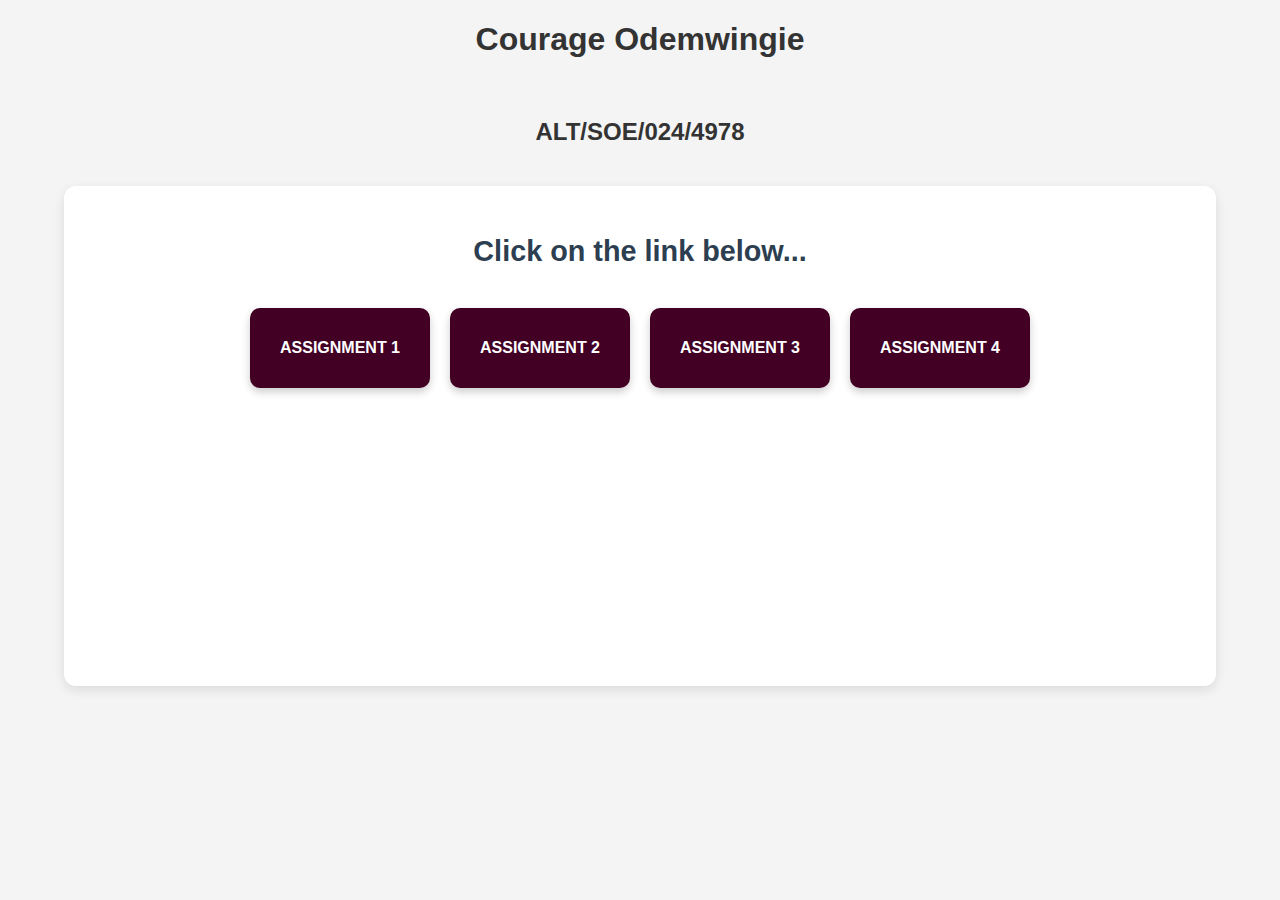
<file: index.html>
<!DOCTYPE html>
<html lang="en">
<head>
    <meta charset="UTF-8">
    <meta name="viewport" content="width=device-width, initial-scale=1.0">
    <title>My Altschool Assignment</title>
    <style>


body {
    font-family: 'Inter', sans-serif;
    text-align: center;
    background: #f4f4f4;
    color: #333;
    margin: 0;
    padding: 0;
}

* {
  
    box-sizing: border-box;
}
.bg-ctn {
    max-width: 90%;
    height: 500px;
    margin: 40px auto;
    padding: 20px;
    background: white;
    border-radius: 12px;
    box-shadow: 0px 4px 12px rgba(0, 0, 0, 0.1);
}


.track-header {
    font-size: 1.8rem;
    color: #2C3E50;
    margin-bottom: 20px;
    font-weight: 600;
}


.link-box {
    display: flex;
    justify-content: space-around;
    align-items: center;
    gap: 20px; 
    flex-wrap: wrap; 
    padding: 20px;
}


.list-ctn {
    list-style: none;
    padding: 0;
    display: flex;
    gap: 20px;
}

.list-ctn li {
    flex: 1;
}


.click {
    display: flex;
    align-items: center;
    justify-content: center;
    width: 180px;
    height: 80px;
    background: #410024;
    color: white;
    font-size: 1rem;
    font-weight: bold;
    text-transform: uppercase;
    text-decoration: none;
    border-radius: 10px;
    box-shadow: 0px 4px 8px rgba(0, 0, 0, 0.2);
    transition: transform 0.2s ease, box-shadow 0.3s ease;
}

.click:hover {
    background: #1da598;
    transform: scale(1.05);
    box-shadow: 0px 6px 12px rgba(0, 0, 0, 0.25);
}

@media (max-width: 768px) {
    .link-box {
        flex-direction: column;
        align-items: center;
    }

    .list-ctn {
        flex-direction: column;
        gap: 15px;
    }

    .click {
        width: 90%;
    }
}


    </style>
</head>
<body>
    <div>
        <h1> Courage Odemwingie</h1>
        <br>
        <h2> ALT/SOE/024/4978</h2>
    </div>
    <div>
        <div class="bg-ctn">
            <div class="track-ctn">
                <h3 class="track-header">Click on the link below...</h3>
            </div>
            <div class="link-box">
                <div class="list-ctn">
                        <li>
                            <a class="click" href="/Assignment 1/bio.html" target="_blank">Assignment 1</a>
                           
                        </li>
                        <li>
                            <a class="click" href="/Assignment 1/form.html" target="_blank">Assignment 2</a>
                     
                        </li>
                        <li>
                            <a class="click" href="/Assignment 2/table.html" target="_blank">Assignment 3</a>
                         
                        </li>
                        <li>
                            <a class="click" href="/Assignment 2/media.html" target="_blank">Assignment 4</a>
                         
                        </li>
                </div> 
            </div>
        </div>
    </div>
</body>
</html>
</file>
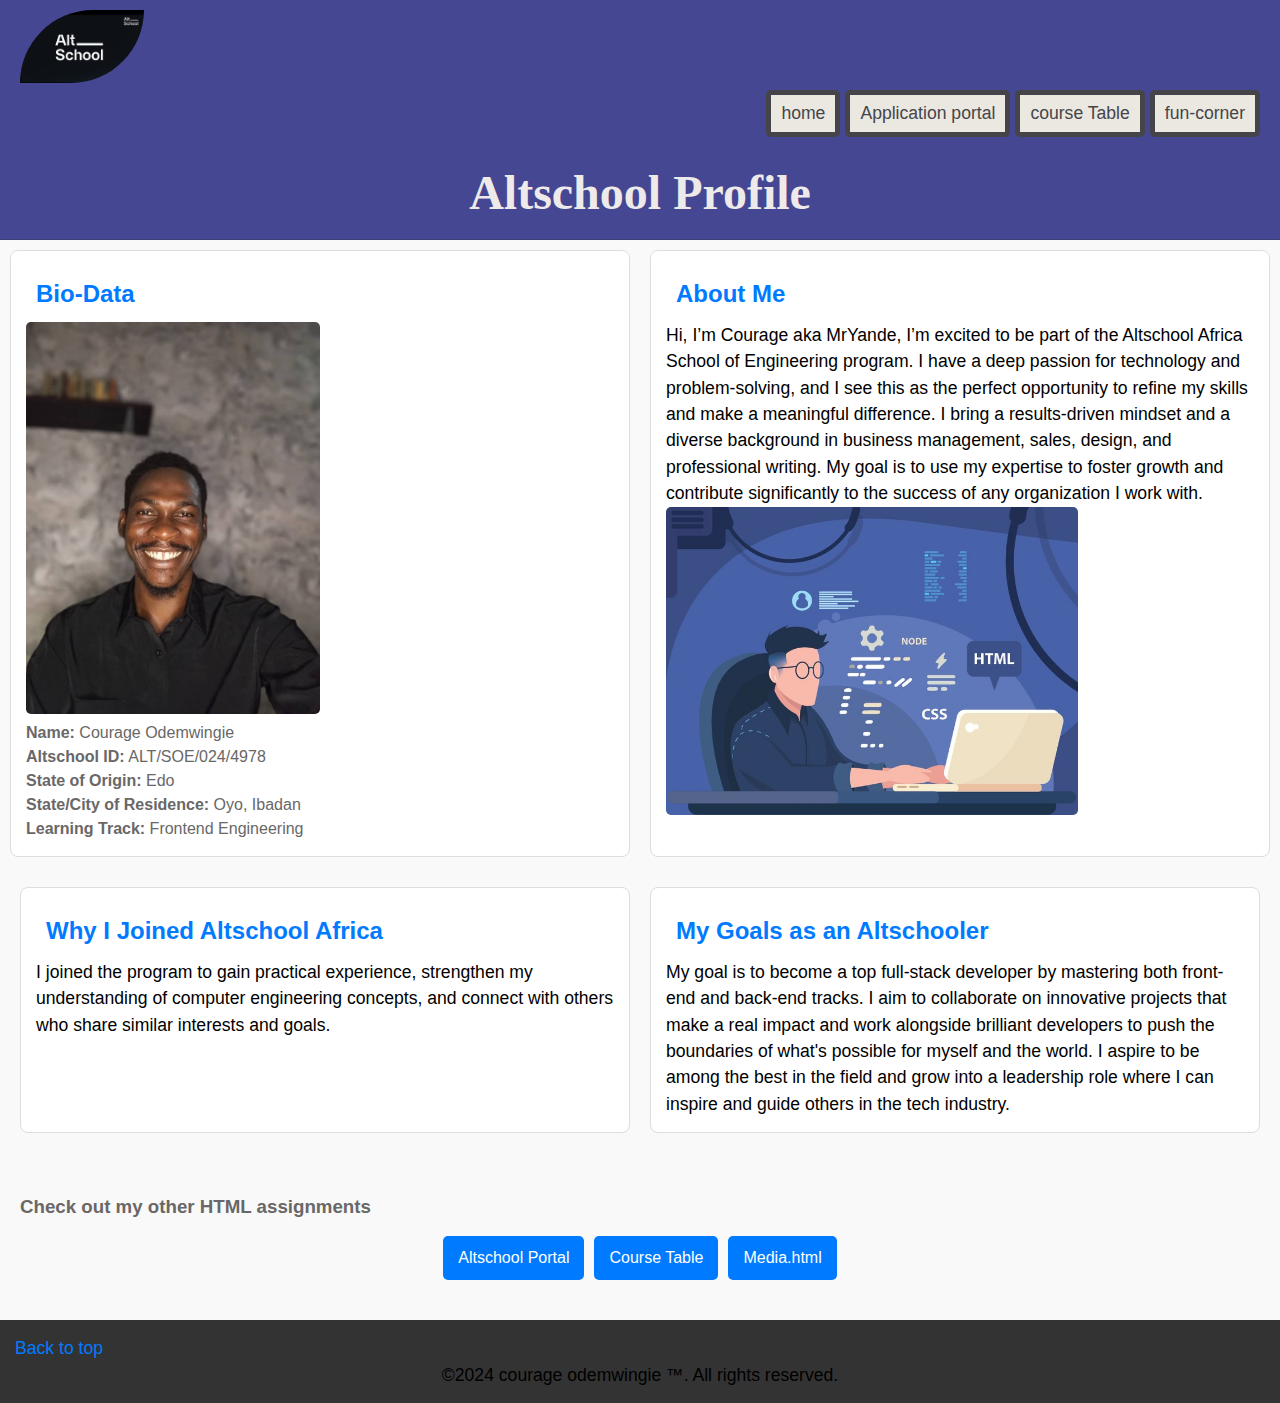
<file: bio.html>
<!DOCTYPE html>
<html lang="en">

<head>
    <meta charset="UTF-8">
    <meta name="viewport" content="width=device-width, initial-scale=1.0">
    <title>AltschooAfrica</title>
    <link rel="stylesheet" href="./index.css">
</head>

<body>
    <header>
        <div class="logo">
            <img src="./assets/image/AltSchool_Africa.png">
        </div>
        <nav class="nav-buttons">
            <a href="http://127.0.0.1:5500/index.html" class="nav-btn">home</a>
            <a href="http://127.0.0.1:5500/form.html" class="nav-btn">Application portal</a>
            <a href="http://127.0.0.1:5500/table.html" class="nav-btn">course Table</a>
            <a href="http://127.0.0.1:5500/media.html" class="nav-btn">fun-corner</a>
        </nav>
        <h1>Altschool Profile</h1>
    </header>
    <main>
        <section id="body-container">
            <div class="bio-data">
                <div class="header-container">
                    <h2 class="line-header">Bio-Data</h2>
                </div>
                <img src="./assets/image/Yande Portrait 1.jpg" alt="myphoto" style="max-width:50%">
                <ul>
                    <li><strong>Name:</strong> Courage Odemwingie</li>
                    <li><strong>Altschool ID:</strong> ALT/SOE/024/4978</li>
                    <li><strong>State of Origin:</strong> Edo</li>
                    <li><strong>State/City of Residence:</strong> Oyo, Ibadan</li>
                    <li><strong>Learning Track:</strong> Frontend Engineering</li>
                </ul>
            </div>
            <div class="about-me">
                <div class="header-container">
                    <h2 class="line-header">About Me</h2>
                </div>
                <p>
                    Hi, I’m Courage aka MrYande, I’m excited to be part of the Altschool Africa School of Engineering
                    program.
                    I have a deep passion for technology and problem-solving, and I see this as the perfect opportunity
                    to refine my skills and make a meaningful difference. I bring a results-driven mindset and a diverse
                    background in business management, sales, design, and professional writing. My goal is to use my
                    expertise to foster growth and contribute significantly to the success of any organization I work
                    with.
                </p>
                <img src="./assets/image/Full Stack Developer.jpg" alt="dev-image" style="width: 100%;">
            </div>
        </section>
        <section id="second-container">
            <div class="why-altschool">
                <div class="header-container">
                    <h2 class="line-header">Why I Joined Altschool Africa</h2>
                </div>
                <p>
                    I joined the program to gain practical experience, strengthen my understanding of computer
                    engineering concepts, and connect with others who share similar interests and goals.
                </p>
            </div>
            <div class="goals">
                <div class="header-container">
                    <h2 class="line-header">My Goals as an Altschooler</h2>
                </div>
                <p>
                    My goal is to become a top full-stack developer by mastering both
                    front-end and back-end tracks. I aim to collaborate on innovative projects that make a real impact
                    and work alongside brilliant developers to push the boundaries of what's possible for myself and the
                    world. I aspire to be among the best in the field and grow into a leadership role where I can
                    inspire and guide others in the tech industry.
                </p>
            </div>
        </section>
        <div class="learning-track">
            <div class="track-container">
                <h3 class="track-header">Check out my other HTML assignments</h3>
            </div>
            <div class="learning-track-items">
                <a href="./form.html" class="learning-item html">Altschool Portal</a>
                <a href="./table.html" class="learning-item css">Course Table</a>
                <a href="./media.html" class="learning-item javascript">Media.html</a>
            </div>
        </div>
    </main>
    <footer id="footer-container">
        <p><a href="#top">Back to top</a></p>
        <p class="copy">&copy;2024 courage odemwingie &trade;. All rights reserved.</p>
    </footer>
</body>
</html>
</file>
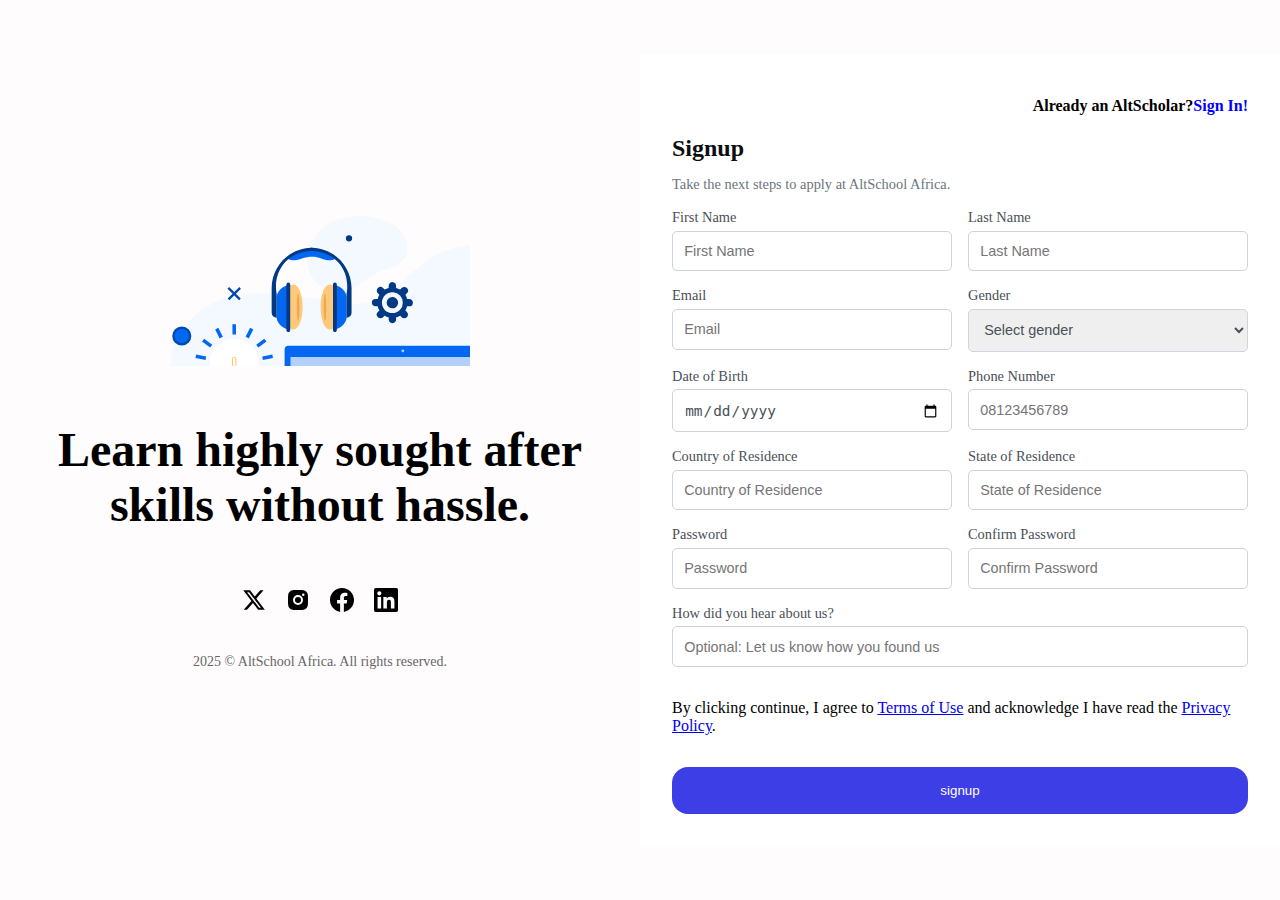
<file: form.html>
<!DOCTYPE html>
<html lang="en">

<head>
    <meta charset="UTF-8">
    <meta name="viewport" content="width=device-width, initial-scale=1.0">
    <title>altschoolafrica.com/auth/signup</title>
    <link rel="stylesheet" href="./form.css">
    <link rel="stylesheet" href="">
</head>

<body>
    <main class="big-container">
            <div class="left-panel">
                <img src="./assets/image/icon.svg" alt="Education-icons">
                <div>
                    <h2 class="learn-skills">Learn highly sought after skills without hassle.</h2>
                </div>
                    <div class="small-container">
                            <div class="icon-wrapper">
                                <a target="_blank" rel="noopener noreferrer" class="" href="https://twitter.com/altschoolafrica"><svg viewBox="0 0 24 24" focusable="false" class="chakra-icon css-ldby9l"><path fill="currentColor" d="M18.244 2.25h3.308l-7.227 8.26 8.502 11.24H16.17l-5.214-6.817L4.99 21.75H1.68l7.73-8.835L1.254 2.25H8.08l4.713 6.231zm-1.161 17.52h1.833L7.084 4.126H5.117z"></path></svg></a></i>
                                <a target="_blank" rel="noopener noreferrer" class="chakra-link css-1f1271y" href="https://www.instagram.com/altschoolafrica"><svg viewBox="0 0 24 24" focusable="false" class="chakra-icon css-ldby9l"><g fill="currentColor"><path d="M12 2c2.717 0 3.056.01 4.122.06 1.065.05 1.79.217 2.428.465.66.254 1.216.598 1.772 1.153a4.908 4.908 0 0 1 1.153 1.772c.247.637.415 1.363.465 2.428.047 1.066.06 1.405.06 4.122 0 2.717-.01 3.056-.06 4.122-.05 1.065-.218 1.79-.465 2.428a4.883 4.883 0 0 1-1.153 1.772 4.915 4.915 0 0 1-1.772 1.153c-.637.247-1.363.415-2.428.465-1.066.047-1.405.06-4.122.06-2.717 0-3.056-.01-4.122-.06-1.065-.05-1.79-.218-2.428-.465a4.89 4.89 0 0 1-1.772-1.153 4.904 4.904 0 0 1-1.153-1.772c-.248-.637-.415-1.363-.465-2.428C2.013 15.056 2 14.717 2 12c0-2.717.01-3.056.06-4.122.05-1.066.217-1.79.465-2.428a4.88 4.88 0 0 1 1.153-1.772A4.897 4.897 0 0 1 5.45 2.525c.638-.248 1.362-.415 2.428-.465C8.944 2.013 9.283 2 12 2zm0 5a5 5 0 1 0 0 10 5 5 0 0 0 0-10zm6.5-.25a1.25 1.25 0 0 0-2.5 0 1.25 1.25 0 0 0 2.5 0zM12 9a3 3 0 1 1 0 6 3 3 0 0 1 0-6z"></path></g></svg></a>
                                <a target="_blank" rel="noopener noreferrer" class="chakra-link css-1f1271y" href="https://www.facebook.com/AltSchoolAfrica"><svg viewBox="0 0 24 24" focusable="false" class="chakra-icon css-ldby9l"><path fill="currentColor" d="M24 12.073c0-6.627-5.373-12-12-12s-12 5.373-12 12c0 5.99 4.388 10.954 10.125 11.854v-8.385H7.078v-3.47h3.047V9.43c0-3.007 1.792-4.669 4.533-4.669 1.312 0 2.686.235 2.686.235v2.953H15.83c-1.491 0-1.956.925-1.956 1.874v2.25h3.328l-.532 3.47h-2.796v8.385C19.612 23.027 24 18.062 24 12.073z"></path></svg></a>
                                <a target="_blank" rel="noopener noreferrer" class="chakra-link css-1f1271y" href="https://www.linkedin.com/school/altschool-africa"><svg viewBox="0 0 24 24" focusable="false" class="chakra-icon css-ldby9l"><path fill="currentColor" d="M20.447 20.452h-3.554v-5.569c0-1.328-.027-3.037-1.852-3.037-1.853 0-2.136 1.445-2.136 2.939v5.667H9.351V9h3.414v1.561h.046c.477-.9 1.637-1.85 3.37-1.85 3.601 0 4.267 2.37 4.267 5.455v6.286zM5.337 7.433c-1.144 0-2.063-.926-2.063-2.065 0-1.138.92-2.063 2.063-2.063 1.14 0 2.064.925 2.064 2.063 0 1.139-.925 2.065-2.064 2.065zm1.782 13.019H3.555V9h3.564v11.452zM22.225 0H1.771C.792 0 0 .774 0 1.729v20.542C0 23.227.792 24 1.771 24h20.451C23.2 24 24 23.227 24 22.271V1.729C24 .774 23.2 0 22.222 0h.003z"></path></svg></a>
                            </div>
                            <div class="copy">
                                <p>2025 &copy; AltSchool Africa. All rights reserved.</p>
                            </div>
                    </div>              
                </div>
            </div>
            <div class="right-panel">
                <div>
                    <h1>Already an AltScholar?<span id="highlight">Sign In! </span> </h1>
                </div>
                <div class="form-header">
                    <h2>Signup</h2>
                    <p>Take the next steps to apply at AltSchool Africa.</p>
                </div>
                <form action="#" method="post" class="form-container">
                    <div class="input-box">
                        <label for="firstname">First Name</label>
                        <input type="text" id="firstname" name="firstname" placeholder="First Name" required>
                    </div>
                    <div class="input-box">
                        <label for="lastname">Last Name</label>
                        <input type="text" id="lastname" name="lastname" placeholder="Last Name" required>
                    </div>
                    <div class="input-box">
                        <label for="email">Email</label>
                        <input type="email" id="email" name="email" placeholder="Email" required>
                    </div>
                    <div class="input-box">
                        <label for="gender">Gender</label>
                        <select id="gender" name="gender" required>
                            <option value="" disabled selected>Select gender</option>
                            <option value="male">Male</option>
                            <option value="female">Female</option>
                            <option value="other">Other</option>
                        </select>
                    </div>
                    <div class="input-box">
                        <label for="dob">Date of Birth</label>
                        <input type="date" id="dob" name="dob" required>
                    </div>
                    <div class="input-box">
                        <label for="phone">Phone Number</label>
                        <input type="tel" id="phone" name="phone" placeholder="08123456789" required>
                    </div>
                    <div class="input-box">
                        <label for="country">Country of Residence</label>
                        <input type="text" id="country" name="country" placeholder="Country of Residence" required>
                    </div>
                    <div class="input-box">
                        <label for="state">State of Residence</label>
                        <input type="text" id="state" name="state" placeholder="State of Residence" required>
                    </div>
                    <div class="input-box">
                        <label for="password">Password</label>
                        <input type="password" id="password" name="password" placeholder="Password" required>
                    </div>
                    <div class="input-box">
                        <label for="password-confirm">Confirm Password</label>
                        <input type="password" id="password-confirm" name="password-confirm"
                            placeholder="Confirm Password" required>
                    </div>
                    <div class="input-box">
                        <label for="referral">How did you hear about us?</label>
                        <input type="text" id="referral" name="referral"
                            placeholder="Optional: Let us know how you found us" width="100%">
                    </div>
                    <p>By clicking continue, I agree to <a href="#">Terms of Use</a> and acknowledge I have read the <a
                            href="#">Privacy Policy</a>.</p>
                            <div class="signup-button">
                                <button>signup <span id="button-icon"></span></button>
                            </div>
                </form>
            </div>
    </main>
</body>
</body>

</html>
</file>
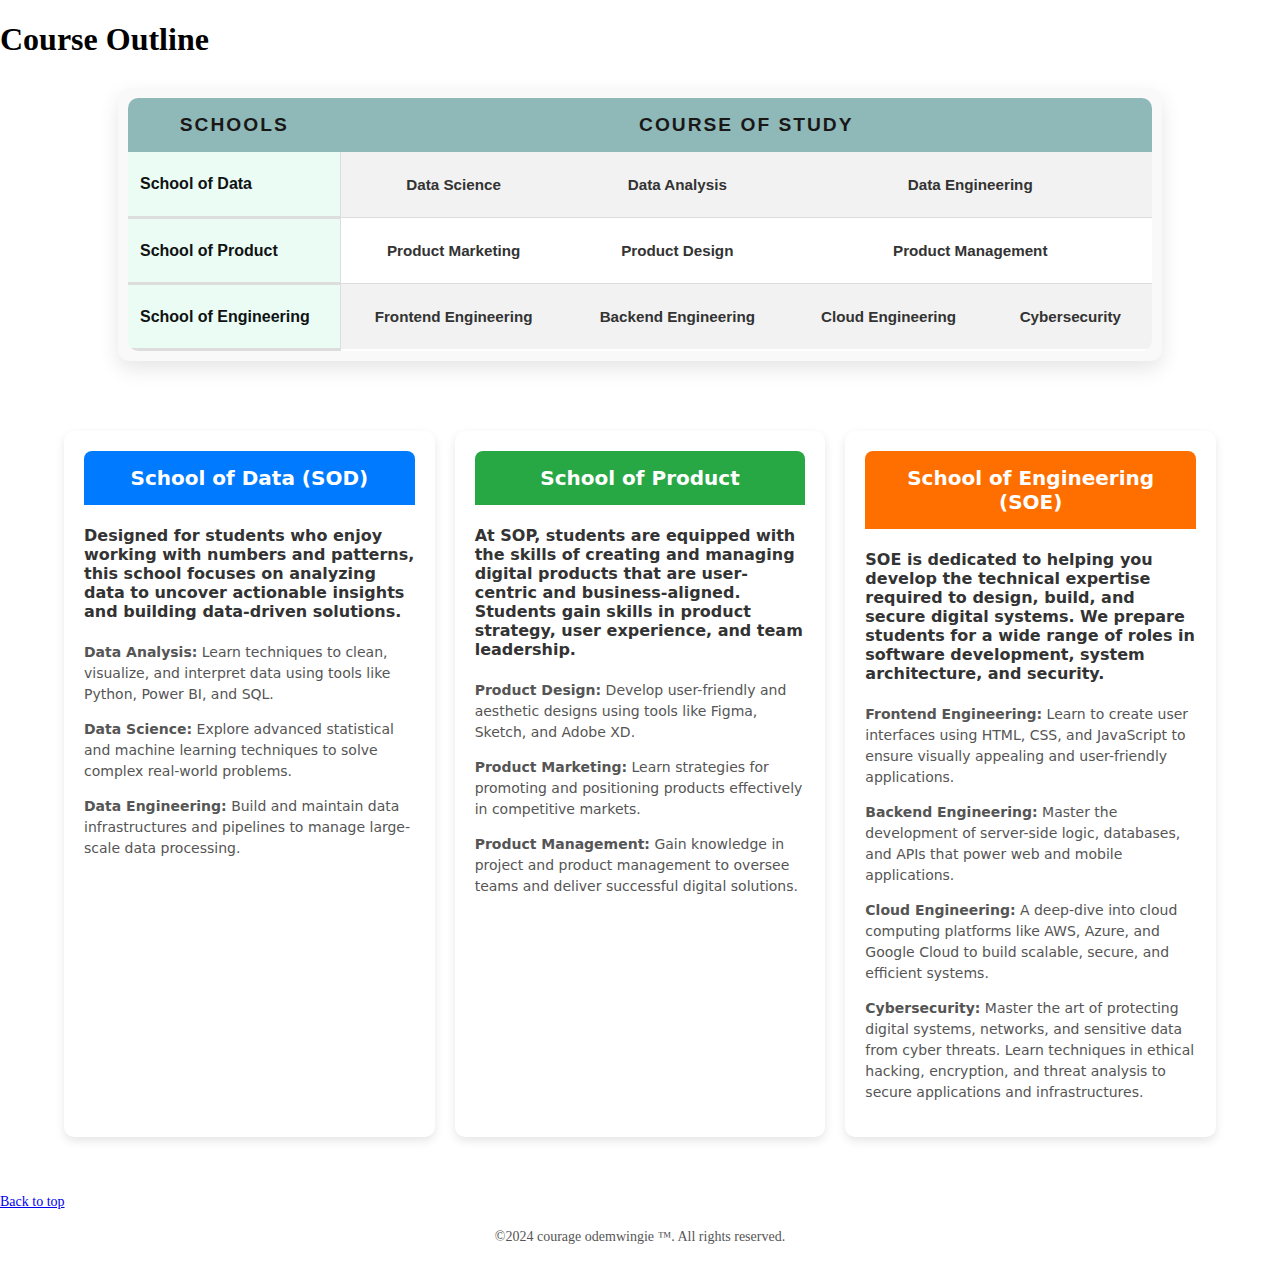
<file: table.html>
<!DOCTYPE html>
<html lang="en">

<head>
    <meta charset="UTF-8">
    <meta name="viewport" content="width=device-width, initial-scale=1.0">
    <title>Altschool Course Table</title>
    <link rel="stylesheet" href="./table.css">

</head>
<body>
    <header class="head-box">
        <div><h1>Course Outline</h1></div>
    </header>
    <main>
        <div class="table-box">
            <table class="table-container">
                <thead>
                    <tr class="table-headers">
                        <th>Schools</th>
                        <th colspan="4">Course of Study</th>
                    </tr>
                </thead>
                <tbody>
                    <tr class="grey-row">
                            <th class="row-head">School of Data</th>                        
                        <td>Data Science</td>
                        <td>Data Analysis</td>
                        <td colspan="2">Data Engineering</td>
                    </tr>
                    <tr class="white-row">
                        <th class="row-head">School of Product</th>
                        <td>Product Marketing</td>
                        <td>Product Design</td>
                        <td colspan="2"> Product Management</td>
                    </tr>
                    <tr class="grey-row">
                        <th class="row-head">School of Engineering</th>
                        <td>Frontend Engineering</td>
                        <td>Backend Engineering</td>
                        <td>Cloud Engineering</td>
                        <td>Cybersecurity</td>
                    </tr>
                </tbody>
            </table>
        </div>
        <section id="Big-container">
            <div class="data">
                <div class="head-container">
                    <h2>School of Data (SOD)</h2>
                </div>
                <div>
                    <h4>
                        Designed for students who enjoy working with numbers and patterns, this school focuses on analyzing
                        data to uncover actionable insights and building data-driven solutions.
                    </h4>
                    <p><strong>Data Analysis:</strong> Learn techniques to clean, visualize, and interpret data using tools
                        like Python, Power BI, and SQL.</p>
                    <p><strong>Data Science:</strong> Explore advanced statistical and machine learning techniques to solve
                        complex real-world problems.</p>
                    <p><strong>Data Engineering:</strong> Build and maintain data infrastructures and pipelines to manage
                        large-scale data processing.</p>
                </div>
            </div>
            <div class="product-container">
                <div class="head-container">
                    <h2>School of Product</h2>
                </div>
                <div>
                    <h4>
                        At SOP, students are equipped with the skills of creating and managing digital products that are
                        user-centric and business-aligned. Students gain skills in product strategy, user experience, and
                        team leadership.
                    </h4>
                    <p><strong>Product Design:</strong> Develop user-friendly and aesthetic designs using tools like
                        Figma, Sketch, and Adobe XD.</p>
                    <p><strong>Product Marketing:</strong> Learn strategies for promoting and positioning products
                        effectively in competitive markets.</p>
                    <p><strong>Product Management:</strong> Gain knowledge in project and product management to oversee
                        teams and deliver successful digital solutions.</p>
                </div> 
            </div>
            <div class="eng-container">
                <div class="head-container">
                    <h2>School of Engineering (SOE)</h2>
                </div>
                <div>
                    <h4>
                        SOE is dedicated to helping you develop the technical expertise required to design, build, and
                        secure
                        digital systems. We prepare students for a wide range of roles in software development, system
                        architecture, and security.
                    </h4>
                    <p><strong>Frontend Engineering:</strong> Learn to create user interfaces using HTML, CSS, and
                        JavaScript to ensure visually appealing and user-friendly applications.</p>
                    <p><strong>Backend Engineering:</strong> Master the development of server-side logic, databases, and
                        APIs that power web and mobile applications.</p>
                    <p><strong>Cloud Engineering:</strong> A deep-dive into cloud computing platforms like AWS, Azure,
                        and Google Cloud to build scalable, secure, and efficient systems.</p>
                    <p><strong>Cybersecurity:</strong> Master the art of protecting digital systems, networks, and sensitive
                        data from cyber threats. Learn techniques in ethical hacking, encryption, and threat analysis to
                        secure
                        applications and infrastructures.</p>
                </div>
            </div>
        </section>
    </main>
    <footer id="footer-container">
        <p><a href="#top">Back to top</a></p>
        <p class="copy">&copy;2024 courage odemwingie &trade;. All rights reserved.</p>
    </footer>
</body>
</html>
</file>
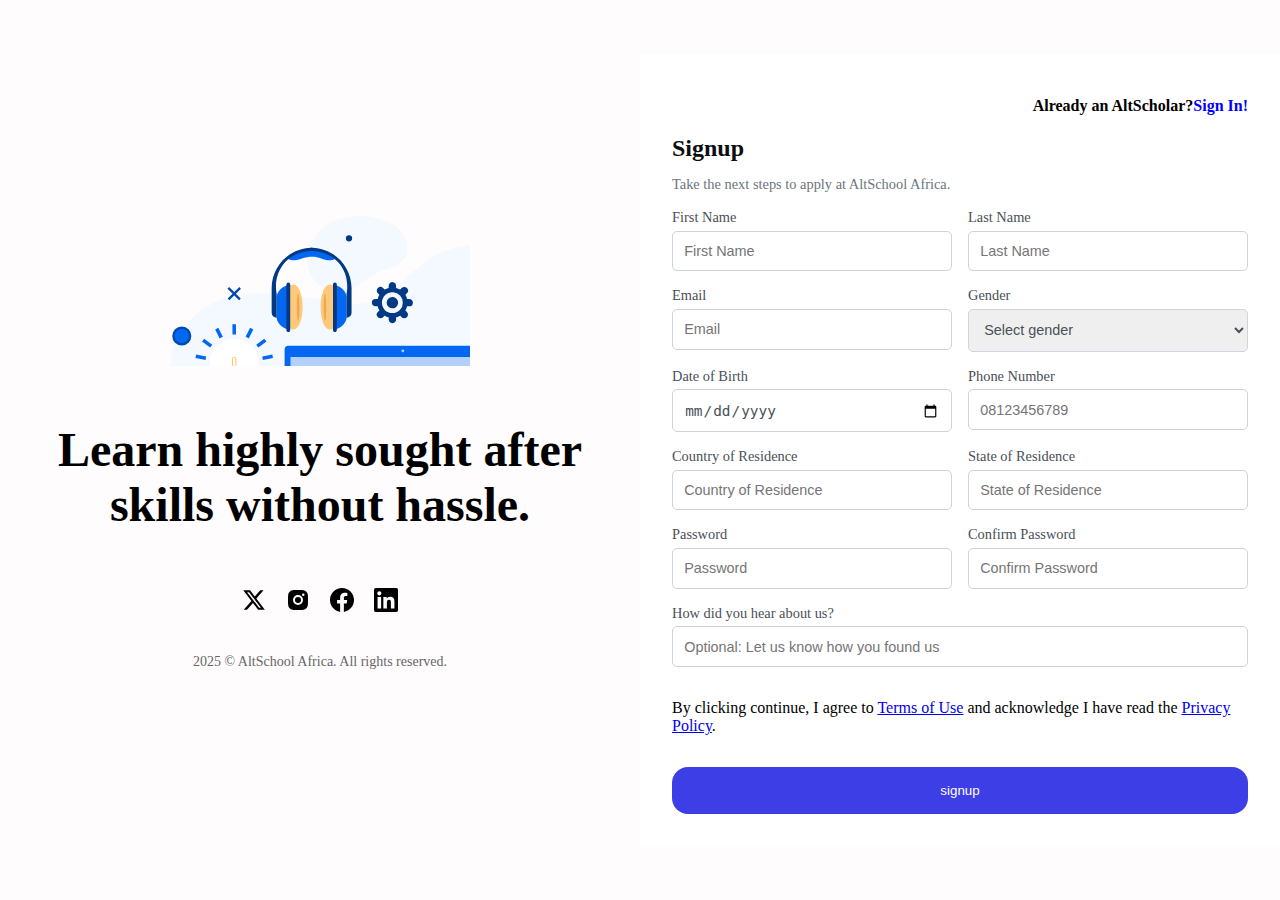
<file: Assignment 1/form.html>
<!DOCTYPE html>
<html lang="en">

<head>
    <meta charset="UTF-8">
    <meta name="viewport" content="width=device-width, initial-scale=1.0">
    <title>altschoolafrica.com/auth/signup</title>
    <link rel="stylesheet" href="./form.css">
    <link rel="stylesheet" href="">
</head>

<body>
    <main class="big-container">
            <div class="left-panel">
                <img src="/assets/image/icon.svg" alt="Education-icons">
                <div>
                    <h2 class="learn-skills">Learn highly sought after skills without hassle.</h2>
                </div>
                    <div class="small-container">
                            <div class="icon-wrapper">
                                <a target="_blank" rel="noopener noreferrer" class="" href="https://twitter.com/altschoolafrica"><svg viewBox="0 0 24 24" focusable="false" class="chakra-icon css-ldby9l"><path fill="currentColor" d="M18.244 2.25h3.308l-7.227 8.26 8.502 11.24H16.17l-5.214-6.817L4.99 21.75H1.68l7.73-8.835L1.254 2.25H8.08l4.713 6.231zm-1.161 17.52h1.833L7.084 4.126H5.117z"></path></svg></a></i>
                                <a target="_blank" rel="noopener noreferrer" class="chakra-link css-1f1271y" href="https://www.instagram.com/altschoolafrica"><svg viewBox="0 0 24 24" focusable="false" class="chakra-icon css-ldby9l"><g fill="currentColor"><path d="M12 2c2.717 0 3.056.01 4.122.06 1.065.05 1.79.217 2.428.465.66.254 1.216.598 1.772 1.153a4.908 4.908 0 0 1 1.153 1.772c.247.637.415 1.363.465 2.428.047 1.066.06 1.405.06 4.122 0 2.717-.01 3.056-.06 4.122-.05 1.065-.218 1.79-.465 2.428a4.883 4.883 0 0 1-1.153 1.772 4.915 4.915 0 0 1-1.772 1.153c-.637.247-1.363.415-2.428.465-1.066.047-1.405.06-4.122.06-2.717 0-3.056-.01-4.122-.06-1.065-.05-1.79-.218-2.428-.465a4.89 4.89 0 0 1-1.772-1.153 4.904 4.904 0 0 1-1.153-1.772c-.248-.637-.415-1.363-.465-2.428C2.013 15.056 2 14.717 2 12c0-2.717.01-3.056.06-4.122.05-1.066.217-1.79.465-2.428a4.88 4.88 0 0 1 1.153-1.772A4.897 4.897 0 0 1 5.45 2.525c.638-.248 1.362-.415 2.428-.465C8.944 2.013 9.283 2 12 2zm0 5a5 5 0 1 0 0 10 5 5 0 0 0 0-10zm6.5-.25a1.25 1.25 0 0 0-2.5 0 1.25 1.25 0 0 0 2.5 0zM12 9a3 3 0 1 1 0 6 3 3 0 0 1 0-6z"></path></g></svg></a>
                                <a target="_blank" rel="noopener noreferrer" class="chakra-link css-1f1271y" href="https://www.facebook.com/AltSchoolAfrica"><svg viewBox="0 0 24 24" focusable="false" class="chakra-icon css-ldby9l"><path fill="currentColor" d="M24 12.073c0-6.627-5.373-12-12-12s-12 5.373-12 12c0 5.99 4.388 10.954 10.125 11.854v-8.385H7.078v-3.47h3.047V9.43c0-3.007 1.792-4.669 4.533-4.669 1.312 0 2.686.235 2.686.235v2.953H15.83c-1.491 0-1.956.925-1.956 1.874v2.25h3.328l-.532 3.47h-2.796v8.385C19.612 23.027 24 18.062 24 12.073z"></path></svg></a>
                                <a target="_blank" rel="noopener noreferrer" class="chakra-link css-1f1271y" href="https://www.linkedin.com/school/altschool-africa"><svg viewBox="0 0 24 24" focusable="false" class="chakra-icon css-ldby9l"><path fill="currentColor" d="M20.447 20.452h-3.554v-5.569c0-1.328-.027-3.037-1.852-3.037-1.853 0-2.136 1.445-2.136 2.939v5.667H9.351V9h3.414v1.561h.046c.477-.9 1.637-1.85 3.37-1.85 3.601 0 4.267 2.37 4.267 5.455v6.286zM5.337 7.433c-1.144 0-2.063-.926-2.063-2.065 0-1.138.92-2.063 2.063-2.063 1.14 0 2.064.925 2.064 2.063 0 1.139-.925 2.065-2.064 2.065zm1.782 13.019H3.555V9h3.564v11.452zM22.225 0H1.771C.792 0 0 .774 0 1.729v20.542C0 23.227.792 24 1.771 24h20.451C23.2 24 24 23.227 24 22.271V1.729C24 .774 23.2 0 22.222 0h.003z"></path></svg></a>
                            </div>
                            <div class="copy">
                                <p>2025 &copy; AltSchool Africa. All rights reserved.</p>
                            </div>
                    </div>              
                </div>
            </div>
            <div class="right-panel">
                <div>
                    <h1>Already an AltScholar?<span id="highlight">Sign In! </span> </h1>
                </div>
                <div class="form-header">
                    <h2>Signup</h2>
                    <p>Take the next steps to apply at AltSchool Africa.</p>
                </div>
                <form action="#" method="post" class="form-container">
                    <div class="input-box">
                        <label for="firstname">First Name</label>
                        <input type="text" id="firstname" name="firstname" placeholder="First Name" required>
                    </div>
                    <div class="input-box">
                        <label for="lastname">Last Name</label>
                        <input type="text" id="lastname" name="lastname" placeholder="Last Name" required>
                    </div>
                    <div class="input-box">
                        <label for="email">Email</label>
                        <input type="email" id="email" name="email" placeholder="Email" required>
                    </div>
                    <div class="input-box">
                        <label for="gender">Gender</label>
                        <select id="gender" name="gender" required>
                            <option value="" disabled selected>Select gender</option>
                            <option value="male">Male</option>
                            <option value="female">Female</option>
                            <option value="other">Other</option>
                        </select>
                    </div>
                    <div class="input-box">
                        <label for="dob">Date of Birth</label>
                        <input type="date" id="dob" name="dob" required>
                    </div>
                    <div class="input-box">
                        <label for="phone">Phone Number</label>
                        <input type="tel" id="phone" name="phone" placeholder="08123456789" required>
                    </div>
                    <div class="input-box">
                        <label for="country">Country of Residence</label>
                        <input type="text" id="country" name="country" placeholder="Country of Residence" required>
                    </div>
                    <div class="input-box">
                        <label for="state">State of Residence</label>
                        <input type="text" id="state" name="state" placeholder="State of Residence" required>
                    </div>
                    <div class="input-box">
                        <label for="password">Password</label>
                        <input type="password" id="password" name="password" placeholder="Password" required>
                    </div>
                    <div class="input-box">
                        <label for="password-confirm">Confirm Password</label>
                        <input type="password" id="password-confirm" name="password-confirm"
                            placeholder="Confirm Password" required>
                    </div>
                    <div class="input-box">
                        <label for="referral">How did you hear about us?</label>
                        <input type="text" id="referral" name="referral"
                            placeholder="Optional: Let us know how you found us" width="100%">
                    </div>
                    <p>By clicking continue, I agree to <a href="#">Terms of Use</a> and acknowledge I have read the <a
                            href="#">Privacy Policy</a>.</p>
                            <div class="signup-button">
                                <button>signup <span id="button-icon"></span></button>
                            </div>
                </form>
            </div>
    </main>
</body>
</body>

</html>
</file>
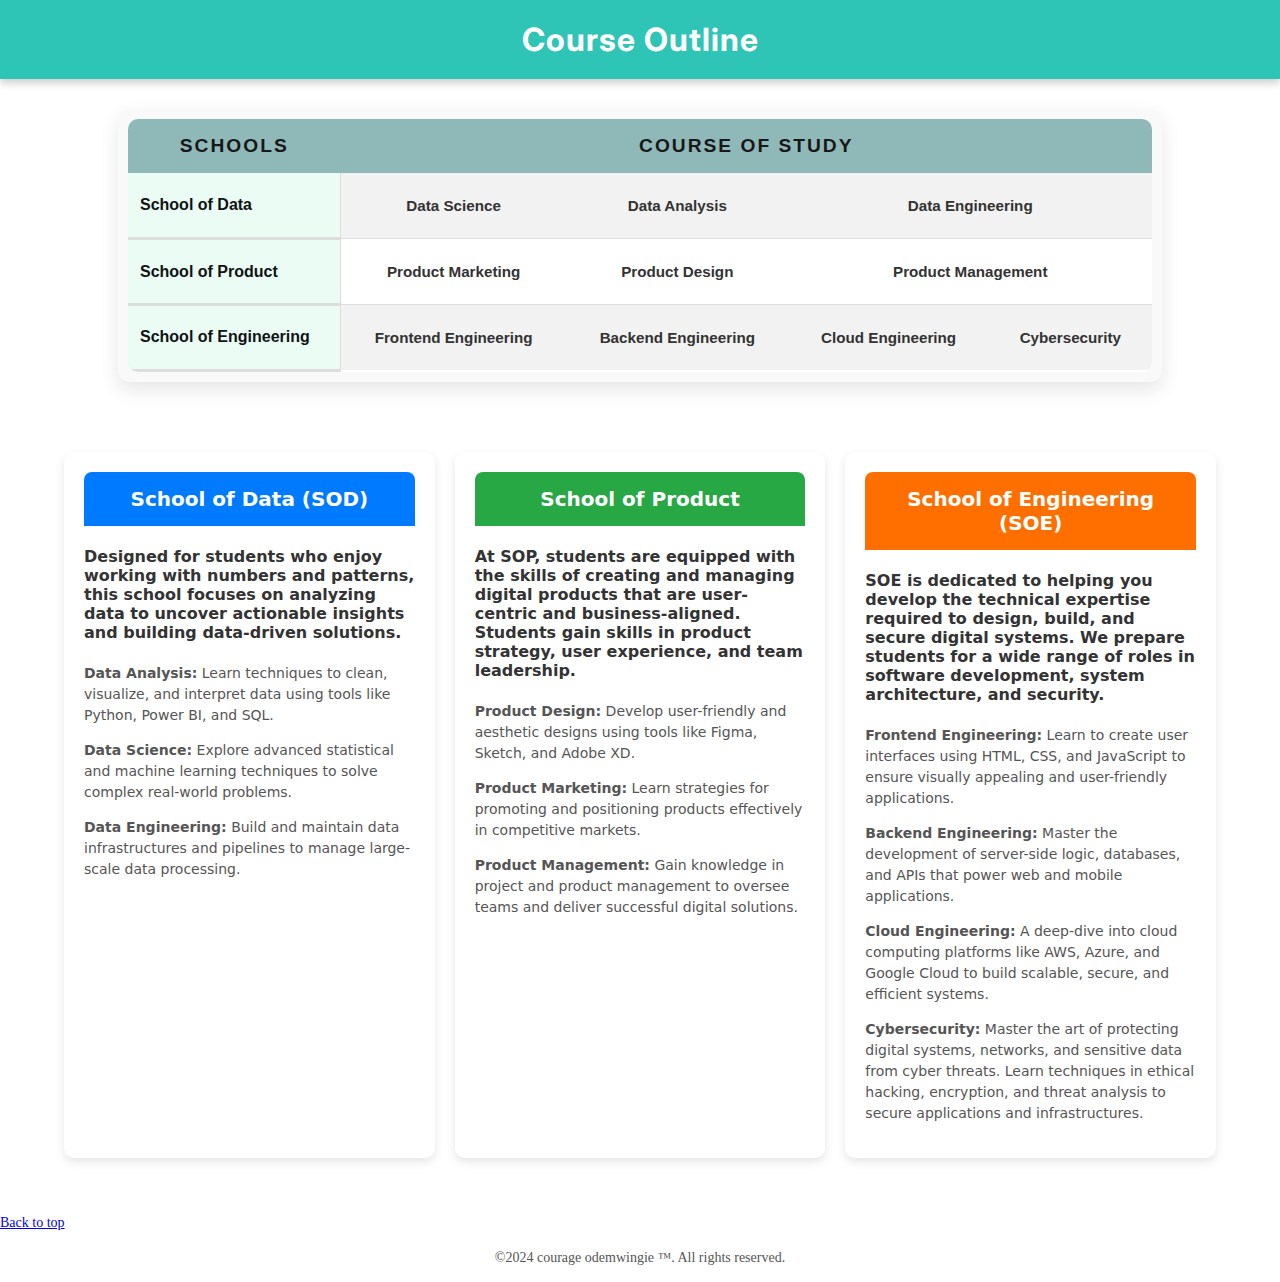
<file: Assignment 2/table.html>
<!DOCTYPE html>
<html lang="en">

<head>
    <meta charset="UTF-8">
    <meta name="viewport" content="width=device-width, initial-scale=1.0">
    <title>Altschool Course Table</title>
    <link rel="stylesheet" href="./table.css">

</head>
<body>
    <header class="head-box">
        <div>
            <h1>Course Outline</h1>
        </div>
    </header>
    <main>
        <div class="table-box">
            <table class="table-container">
                <thead>
                    <tr class="table-headers">
                        <th>Schools</th>
                        <th colspan="4">Course of Study</th>
                    </tr>
                </thead>
                <tbody>
                    <tr class="grey-row">
                            <th class="row-head">School of Data</th>                        
                        <td>Data Science</td>
                        <td>Data Analysis</td>
                        <td colspan="2">Data Engineering</td>
                    </tr>
                    <tr class="white-row">
                        <th class="row-head">School of Product</th>
                        <td>Product Marketing</td>
                        <td>Product Design</td>
                        <td colspan="2"> Product Management</td>
                    </tr>
                    <tr class="grey-row">
                        <th class="row-head">School of Engineering</th>
                        <td>Frontend Engineering</td>
                        <td>Backend Engineering</td>
                        <td>Cloud Engineering</td>
                        <td>Cybersecurity</td>
                    </tr>
                </tbody>
            </table>
        </div>
        <section id="Big-container">
            <div class="data">
                <div class="head-container">
                    <h2>School of Data (SOD)</h2>
                </div>
                <div>
                    <h4>
                        Designed for students who enjoy working with numbers and patterns, this school focuses on analyzing
                        data to uncover actionable insights and building data-driven solutions.
                    </h4>
                    <p><strong>Data Analysis:</strong> Learn techniques to clean, visualize, and interpret data using tools
                        like Python, Power BI, and SQL.</p>
                    <p><strong>Data Science:</strong> Explore advanced statistical and machine learning techniques to solve
                        complex real-world problems.</p>
                    <p><strong>Data Engineering:</strong> Build and maintain data infrastructures and pipelines to manage
                        large-scale data processing.</p>
                </div>
            </div>
            <div class="product-container">
                <div class="head-container">
                    <h2>School of Product</h2>
                </div>
                <div>
                    <h4>
                        At SOP, students are equipped with the skills of creating and managing digital products that are
                        user-centric and business-aligned. Students gain skills in product strategy, user experience, and
                        team leadership.
                    </h4>
                    <p><strong>Product Design:</strong> Develop user-friendly and aesthetic designs using tools like
                        Figma, Sketch, and Adobe XD.</p>
                    <p><strong>Product Marketing:</strong> Learn strategies for promoting and positioning products
                        effectively in competitive markets.</p>
                    <p><strong>Product Management:</strong> Gain knowledge in project and product management to oversee
                        teams and deliver successful digital solutions.</p>
                </div> 
            </div>
            <div class="eng-container">
                <div class="head-container">
                    <h2>School of Engineering (SOE)</h2>
                </div>
                <div>
                    <h4>
                        SOE is dedicated to helping you develop the technical expertise required to design, build, and
                        secure
                        digital systems. We prepare students for a wide range of roles in software development, system
                        architecture, and security.
                    </h4>
                    <p><strong>Frontend Engineering:</strong> Learn to create user interfaces using HTML, CSS, and
                        JavaScript to ensure visually appealing and user-friendly applications.</p>
                    <p><strong>Backend Engineering:</strong> Master the development of server-side logic, databases, and
                        APIs that power web and mobile applications.</p>
                    <p><strong>Cloud Engineering:</strong> A deep-dive into cloud computing platforms like AWS, Azure,
                        and Google Cloud to build scalable, secure, and efficient systems.</p>
                    <p><strong>Cybersecurity:</strong> Master the art of protecting digital systems, networks, and sensitive
                        data from cyber threats. Learn techniques in ethical hacking, encryption, and threat analysis to
                        secure
                        applications and infrastructures.</p>
                </div>
            </div>
        </section>
    </main>
    <footer id="footer-container">
        <p><a href="#top">Back to top</a></p>
        <p class="copy">&copy;2024 courage odemwingie &trade;. All rights reserved.</p>
    </footer>
</body>
</html>
</file>
<file: index.css>
@import url('https://fonts.googleapis.com/css2?family=Montserrat:ital,wght@0,100..900;1,100..900&display=swap');
body {
    font-family: 'Trebuchet MS', 'Lucida Sans Unicode', 'Lucida Grande', 'Lucida Sans', Arial, sans-serif;
}

* {
    margin:0;
    padding: 0;
    box-sizing: border-box;
}
h1 {
    margin-top: 20px;
    font-size: 3rem;
    color: rgb(238, 234, 234);
    font-family: Cambria, Cochin, Georgia, Times, 'Times New Roman', serif;
    text-align: center;

}
p {
    color: black;
    font-size: 1.1rem;
}

/*---Header section---*/
header {
    display:grid;
    flex-wrap: wrap;
    grid-template-rows: auto 1fr auto;
    padding: 10px 20px;
    background-color: rgb(70, 71, 146);
    border-bottom:1px solid rgb(51, 51, 51,0.3);
}
 
.logo img {
    padding: 0;
    margin:0;
    width: 10%;
    border-radius: 500px 0px 500px 0;
    height: auto;
    align-items: flex-start;
}
.head-box h1 {
    font-size: 60px;
    flex-wrap: wrap;
    font-weight: bold;
    margin: auto;
    padding: 3rem;
    text-align: center;
    margin-bottom:0;
}
.nav-buttons {
    display: flex;
    grid-template-columns: auto;
    justify-content: right;
    gap: 5px;
}
.nav-btn {
    text-decoration: none;
    background-color: #ebe8e1;
    color: rgb(69, 69, 73);
    padding: 5px 10px;
    border-radius: 5px;
    font-size: 1.1rem;
    font-weight: 400;
    border: solid 5px;
    transition: background-color 0.3 ease;
}
.nav-btn:hover {
    background-color: #121412;
    color: white;
    border-color: black;
}
/**--BIO-DATA SECTION---*/
#body-container {
    padding: 10px;
    display: flex;
    flex-wrap: wrap;
    justify-content: space-between;
    gap: 20px;
}

.bio-data, .about-me, .why-altschool, .goals {
    flex: 1 1 calc(50% - 20px);
    border: 1px solid #ddd;
    padding: 15px;
    background-color: #fff;
    border-radius: 8px;
}

.bio-data img, .about-me img {
    max-width: 70%;
    height: auto;
    border-radius: 5px;
    padding: 0;
}

.header-container {
    margin-bottom: 10px;
}

.line-header {
    font-size: 1.5rem;
    margin-bottom: 10px;
    color: #007BFF;
}

#second-container {
    padding: 20px;
    display: flex;
    flex-wrap: wrap;
    justify-content: space-between;
    gap: 20px;
}


.learning-track {
    padding: 20px;
    background-color: #f9f9f9;
    border-radius: 8px;
    margin: 20px auto;
}

.learning-track-items {
    display: flex;
    flex-wrap: wrap;
    justify-content: center;
    gap: 10px;
    margin-top: 15px;
}

.learning-item {
    display: inline-block;
    padding: 10px 15px;
    background-color: #007BFF;
    color: white;
    border-radius: 5px;
    text-align: center;
    transition: background-color 0.3s;
}

.learning-item:hover {
    background-color: #0056b3;
}


@media (max-width: 768px) {
    #body-container, #second-container {
        flex-direction: column;
    }

    .bio-data, .about-me, .why-altschool, .goals {
        flex: 1 1 100%;
    }

    .learning-item {
        flex: 1 1 calc(50% - 10px);
    }
}

@media (max-width: 480px) {
    .nav-buttons {
        display: flex;
        flex-wrap: wrap;
        gap: 5px;
        justify-content: center;
    }

    .nav-btn {
        flex: 1 1 calc(50% - 10px);
        text-align: center;
    }

    .learning-item {
        flex: 1 1 100%;
    }
}
/**--- FORM SECTION---*/

h2 {
    margin: 10px;
}
h3, p, ul, a, input, select, button {
    margin: 0;
    padding: 0;
    list-style: none;
    text-decoration: none;
    box-sizing: border-box;
    font-family: Arial, sans-serif;
}
body {
    font-size: 16px;
    line-height: 1.5;
    color: #696767;
    background-color: #f9f9f9;
    padding: 0;
    margin: 0;
}

legend {

    font-size: 2rem;
    font-weight: 700;
}

#form-container {
    max-width: 800px;
    margin: 20px auto;
    background-color: #ffffff;
    padding: 20px;
    border-radius: 8px;
    box-shadow: 0 2px 5px rgba(0, 0, 0, 0.1);
}

.form-item fieldset {
    border: 1px solid #ccc;
    border-radius: 8px;
    padding: 20px;
}

form label {
    display: block;
    margin-bottom: 5px;
    font-weight: bold;
}

form input, form select, form button {
    width: 100%;
    padding: 10px;
    margin-bottom: 15px;
    border: 1px solid #ccc;
    border-radius: 5px;
    font-size: 1rem;
}

form button {
    background-color: #007BFF;
    color: white;
    margin-left: 11rem;
    width: 50%;
    border: none;
    cursor: pointer;
    transition: background-color 0.3s;
}

form button:hover {
    background-color: #0056b3;
}

#highlight {
    color: #007BFF;
    font-weight: bold;
}

.form-click {
    font-size: 0.9rem;
    color: #555;
}

#terms {
    color: #007BFF;
    cursor: pointer;
    text-decoration: underline;
}

/*--Sidebar Section--*/
aside {
    padding: 20px;
    background-color: #f4f4f9;
    margin: 20px;
    text-align: center;
    border-radius: 8px;
}

aside h2 {
    font-size: 1.5rem;
    color: #007BFF;
}
.identifier {
    justify-content: center;
}
/* Footer Styling */
#footer-container {
    padding: 15px;
    background-color: #333;
    color: #fff;
    margin-top: 20px;
}

#footer-container a {
    color: #007BFF;
    text-decoration: none;
}

#footer-container a:hover {
    text-decoration: underline;
}

/* Responsive Design */
@media (max-width: 768px) {
    .nav-buttons {
        display: flex;
        flex-wrap: wrap;
        gap: 10px;
        justify-content: center;
    }

    .nav-btn {
        flex: 1 1 calc(50% - 10px);
        text-align: center;
    }

    #form-container {
        padding: 15px;
    }

    form input, form select, form button {
        padding: 8px;
    }

    aside {
        margin: 10px;
        padding: 15px;
    }
}

@media (max-width: 480px) {
    h1 {
        font-size: 1.5rem;
    }

    #form-container {
        padding: 10px;
    }

    form input, form select, form button {
        font-size: 0.9rem;
    }
}
.copy {
    text-align: center;
}
</file>
<file: form.css>
@import url('https://fonts.googleapis.com/css2?family=Chakra+Petch:ital,wght@0,300;0,400;0,500;0,600;0,700;1,300;1,400;1,500;1,600;1,700&family=Inter:ital,opsz,wght@0,14..32,100..900;1,14..32,100..900&family=Open+Sans:ital,wght@0,300..800;1,300..800&family=Roboto:ital,wght@0,100;0,300;0,400;0,500;0,700;0,900;1,100;1,300;1,400;1,500;1,700;1,900&display=swap');

body {
    width: 100%;
    padding: 0;
    margin: 0;
    background-color: rgba(243, 207, 207, 0.068);
}

h2 {
    font-size: 3rem;
    font-family: Georgia, 'Times New Roman', Times, serif;
}

#highlight {
    color: blue;
}

h1 {
    text-align: right;
    font-size: 1rem;
    font-family: Cambria, Cochin, Georgia, Times, 'Times New Roman', serif;
}

main {
    display: block;
    padding: 0;
    margin: 0;
    max-width: 100%;
}

.big-container {
    display: flex;
    margin: 0;
    flex-direction: row;
    justify-content: space-between;
    align-items: center;
    min-height: 100vh;
}

.left-panel {
    flex: 1;
    display: flex;
    flex-direction: column;
    align-items: center;
    justify-content: center;
    padding: 2rem;
    text-align: center;
    gap: 1rem;
    box-sizing: border-box;
}

.left-panel img {
    max-width: 100%;
    height: auto;
}

.right-panel {
    flex: 1;
    background: #ffffff;
    padding: 2rem;
    width: 100%;
}

.form-header h2 {
    font-size: 1.5rem;
    margin-bottom: 0.5rem;
    color: #0c0e0f;
}

.form-header p {
    font-size: 0.9rem;
    color: #6c757d;
    margin-bottom: 1rem;
}

.form-container {
    display: flex;
    flex-wrap: wrap;
    gap: 1rem;
}

.input-box {
    flex: 1 1 100%;
    display: flex;
    flex-direction: column;
}

@media (min-width: 768px) {
    .input-box {
        flex: 1 1 calc(50% - 16px);
    }
}

label {
    display: block;
    font-size: 0.9rem;
    margin-bottom: 0.3rem;
    color: #495057;
}

input,
select {
    padding: 0.7rem;
    border: 1px solid #ced4da;
    border-radius: 5px;
    font-size: 0.9rem;
    color: #495057;
    box-sizing: border-box;
}

.signup-button {
    display: flex;
    width: 100%;
    flex-direction: column;
    justify-content: center;
}

button {
    background-color: rgb(62, 62, 230);
    color: white;
    display: inline-block;
    width: 100%;
    border: none;
    border-radius: 1rem;
    cursor: pointer;
    padding: 1rem;
}

.small-container {
    display: flex;
    flex-direction: column;
    align-items: center;
    gap: 1rem;
}

.icon-wrapper {
    display: flex;
    gap: 20px;
    justify-content: center;
    align-items: center;
}

.icon-wrapper a {
    text-decoration: none;
    color: inherit;
}

.icon-wrapper svg {
    width: 24px;
    height: 24px;
    transition: fill 0.3s ease;
}

.icon-wrapper svg:hover {
    fill: #0077b5;
}

.copy {
    font-size: 14px;
    color: #666;
    margin-top: 8px;
}
</file>
<file: table.css>
@import url('https://fonts.googleapis.com/css2?family=Inter:ital,opsz,wght@0,14..32,100..900;1,14..32,100..900&family=Open+Sans:ital,wght@0,300..800;1,300..800&family=Roboto:ital,wght@0,100;0,300;0,400;0,500;0,700;0,900;1,100;1,300;1,400;1,500;1,700;1,900&display=swap');

main {
    font-family:system-ui, -apple-system, BlinkMacSystemFont, 'Segoe UI', Roboto, Oxygen, Ubuntu, Cantarell, 'Open Sans', 'Helvetica Neue', sans-serif;
}
body {
    margin:0;
    padding: 0;

}
.table-box {
    width: 80%;
    margin: 30px auto;
    padding: 10px;
    border-radius: 12px;
    box-shadow: 0 8px 20px rgba(0, 0, 0, 0.1);
    background: #f9f9f9;
}

.table-container {
    width: 100%;
    border-collapse: collapse;
    font-family: 'Arial', sans-serif;
    text-align: center;
    background: #ffffff;
    border-radius: 10px;
    overflow: hidden;
}

.table-headers th {
    background-color: rgb(143, 185, 185);
    color: #1a1717;
    padding: 1rem;    
    font-size: 1.2rem;
    text-transform: uppercase;
    letter-spacing: 2px;
}
.grey-row {
    background-color: #f2f2f2;
}

.white-row {
    background-color: #ffffff;
}
.row-head {
    background-color: #eafcf3;
    font-weight: bold;
    color: #101214;
    text-align: left;
    padding: 12px;
    font-size: 1rem;
    border-bottom: solid #ddd;
    border-right: 1px solid #ddd;   
}

td {
    padding: 1.5rem;
    font-size: 0.95rem;
    border-bottom: 1px solid #ddd;
    color: #333;
    font-weight: 600;
}

tbody tr:hover {
    background-color: #e0f7fa;
    transition: background-color 0.3s ease-in-out;
}

tbody tr:last-child td {
    border-bottom: none;
}


@media screen and (max-width: 768px) {
    .table-container {
        font-size: 0.9rem;
    }
    .row-head {
        font-size: 0.95rem;
    }
    td {
        padding: 8px;
    }
}
/*--sectioN---*/
#Big-container {
    display: flex;
    justify-content: center;
    gap: 20px;
    padding: 40px 5%;
    flex-wrap: wrap;
}

/* Box Styling */
.data, .product-container, .eng-container {
    background: #ffffff;
    border-radius: 10px;
    box-shadow: 0px 4px 10px rgba(0, 0, 0, 0.1);
    padding: 20px;
    flex: 1;
    min-width: 280px;
    max-width: 350px;
    transition: transform 0.3s ease-in-out;
}

.data:hover, .product-container:hover, .eng-container:hover {
    transform: translateY(-5px);
}

/* Header Styling */
.head-container {
    background: #007bff;
    color: white;
    padding: 15px;
    border-radius: 8px 8px 0 0;
    text-align: center;
}

.product-container .head-container {
    background: #28a745;
}

.eng-container .head-container {
    background: #ff6f00;
}
h1 {

}

h2 {
    margin: 0;
    font-size: 20px;
}

h4 {
    font-weight: 600;
    color: #333;
}

p {
    font-size: 14px;
    color: #555;
    line-height: 1.5;
}

@media (max-width: 768px) {
    h2 {
        font-size: 1.5em;
    }

    p {
        font-size: 0.9em;
    }
}

@media (max-width: 480px) {
    h2 {
        font-size: 1.2em;
    }

    p {
        font-size: 0.8em;
    }

    section {
        width: 95%;
    }
}

/**--FOOTER SECTION--*/
.copy {
    text-align: center;
}
</file>
<file: Assignment 1/form.css>
@import url('https://fonts.googleapis.com/css2?family=Chakra+Petch:ital,wght@0,300;0,400;0,500;0,600;0,700;1,300;1,400;1,500;1,600;1,700&family=Inter:ital,opsz,wght@0,14..32,100..900;1,14..32,100..900&family=Open+Sans:ital,wght@0,300..800;1,300..800&family=Roboto:ital,wght@0,100;0,300;0,400;0,500;0,700;0,900;1,100;1,300;1,400;1,500;1,700;1,900&display=swap');

body {
    width: 100%;
    padding: 0;
    margin: 0;
    background-color: rgba(243, 207, 207, 0.068);
}

h2 {
    font-size: 3rem;
    font-family: Georgia, 'Times New Roman', Times, serif;
}

#highlight {
    color: blue;
}

h1 {
    text-align: right;
    font-size: 1rem;
    font-family: Cambria, Cochin, Georgia, Times, 'Times New Roman', serif;
}

main {
    display: block;
    padding: 0;
    margin: 0;
    max-width: 100%;
}

.big-container {
    display: flex;
    margin: 0;
    flex-direction: row;
    justify-content: space-between;
    align-items: center;
    min-height: 100vh;
}

.left-panel {
    flex: 1;
    display: flex;
    flex-direction: column;
    align-items: center;
    justify-content: center;
    padding: 2rem;
    text-align: center;
    gap: 1rem;
    box-sizing: border-box;
}

.left-panel img {
    max-width: 100%;
    height: auto;
}

.right-panel {
    flex: 1;
    background: #ffffff;
    padding: 2rem;
    width: 100%;
}

.form-header h2 {
    font-size: 1.5rem;
    margin-bottom: 0.5rem;
    color: #0c0e0f;
}

.form-header p {
    font-size: 0.9rem;
    color: #6c757d;
    margin-bottom: 1rem;
}

.form-container {
    display: flex;
    flex-wrap: wrap;
    gap: 1rem;
}

.input-box {
    flex: 1 1 100%;
    display: flex;
    flex-direction: column;
}

@media (min-width: 768px) {
    .input-box {
        flex: 1 1 calc(50% - 16px);
    }
}

label {
    display: block;
    font-size: 0.9rem;
    margin-bottom: 0.3rem;
    color: #495057;
}

input,
select {
    padding: 0.7rem;
    border: 1px solid #ced4da;
    border-radius: 5px;
    font-size: 0.9rem;
    color: #495057;
    box-sizing: border-box;
}

.signup-button {
    display: flex;
    width: 100%;
    flex-direction: column;
    justify-content: center;
}

button {
    background-color: rgb(62, 62, 230);
    color: white;
    display: inline-block;
    width: 100%;
    border: none;
    border-radius: 1rem;
    cursor: pointer;
    padding: 1rem;
}

.small-container {
    display: flex;
    flex-direction: column;
    align-items: center;
    gap: 1rem;
}

.icon-wrapper {
    display: flex;
    gap: 20px;
    justify-content: center;
    align-items: center;
}

.icon-wrapper a {
    text-decoration: none;
    color: inherit;
}

.icon-wrapper svg {
    width: 24px;
    height: 24px;
    transition: fill 0.3s ease;
}

.icon-wrapper svg:hover {
    fill: #0077b5;
}

.copy {
    font-size: 14px;
    color: #666;
    margin-top: 8px;
}
</file>
<file: Assignment 2/table.css>
@import url('https://fonts.googleapis.com/css2?family=Inter:ital,opsz,wght@0,14..32,100..900;1,14..32,100..900&family=Open+Sans:ital,wght@0,300..800;1,300..800&family=Roboto:ital,wght@0,100;0,300;0,400;0,500;0,700;0,900;1,100;1,300;1,400;1,500;1,700;1,900&display=swap');

main {
    font-family:system-ui, -apple-system, BlinkMacSystemFont, 'Segoe UI', Roboto, Oxygen, Ubuntu, Cantarell, 'Open Sans', 'Helvetica Neue', sans-serif;
}
body {
    margin:0;
    padding: 0;

}
.table-box {
    width: 80%;
    margin: 30px auto;
    padding: 10px;
    border-radius: 12px;
    box-shadow: 0 8px 20px rgba(0, 0, 0, 0.1);
    background: #f9f9f9;
}

.head-box {
    background: #2EC4B6; 
    color: white;
    text-align: center;
    padding: 20px 0;
    box-shadow: 0px 4px 8px rgba(0, 0, 0, 0.2);
}

.head-box h1 {
    font-size: 2rem;
    font-weight: bold;
    margin: 0;
    font-family: 'Inter', sans-serif;
    letter-spacing: 1px;
}
.table-container {
    width: 100%;
    border-collapse: collapse;
    font-family: 'Arial', sans-serif;
    text-align: center;
    background: #ffffff;
    border-radius: 10px;
    overflow: hidden;
}

.table-headers th {
    background-color: rgb(143, 185, 185);
    color: #1a1717;
    padding: 1rem;    
    font-size: 1.2rem;
    text-transform: uppercase;
    letter-spacing: 2px;
}
.grey-row {
    background-color: #f2f2f2;
}

.white-row {
    background-color: #ffffff;
}
.row-head {
    background-color: #eafcf3;
    font-weight: bold;
    color: #101214;
    text-align: left;
    padding: 12px;
    font-size: 1rem;
    border-bottom: solid #ddd;
    border-right: 1px solid #ddd;   
}

td {
    padding: 1.5rem;
    font-size: 0.95rem;
    border-bottom: 1px solid #ddd;
    color: #333;
    font-weight: 600;
}

tbody tr:hover {
    background-color: #e0f7fa;
    transition: background-color 0.3s ease-in-out;
}

tbody tr:last-child td {
    border-bottom: none;
}


@media screen and (max-width: 768px) {
    .table-container {
        font-size: 0.9rem;
    }
    .row-head {
        font-size: 0.95rem;
    }
    td {
        padding: 8px;
    }
}
/*--sectioN---*/
#Big-container {
    display: flex;
    justify-content: center;
    gap: 20px;
    padding: 40px 5%;
    flex-wrap: wrap;
}

/* Box Styling */
.data, .product-container, .eng-container {
    background: #ffffff;
    border-radius: 10px;
    box-shadow: 0px 4px 10px rgba(0, 0, 0, 0.1);
    padding: 20px;
    flex: 1;
    min-width: 280px;
    max-width: 350px;
    transition: transform 0.3s ease-in-out;
}

.data:hover, .product-container:hover, .eng-container:hover {
    transform: translateY(-5px);
}

/* Header Styling */
.head-container {
    background: #007bff;
    color: white;
    padding: 15px;
    border-radius: 8px 8px 0 0;
    text-align: center;
}

.product-container .head-container {
    background: #28a745;
}

.eng-container .head-container {
    background: #ff6f00;
}
h1 {

}

h2 {
    margin: 0;
    font-size: 20px;
}

h4 {
    font-weight: 600;
    color: #333;
}

p {
    font-size: 14px;
    color: #555;
    line-height: 1.5;
}

@media (max-width: 768px) {
    h2 {
        font-size: 1.5em;
    }

    p {
        font-size: 0.9em;
    }
}

@media (max-width: 480px) {
    h2 {
        font-size: 1.2em;
    }

    p {
        font-size: 0.8em;
    }

    section {
        width: 95%;
    }
}

/**--FOOTER SECTION--*/
.copy {
    text-align: center;
}
</file>
